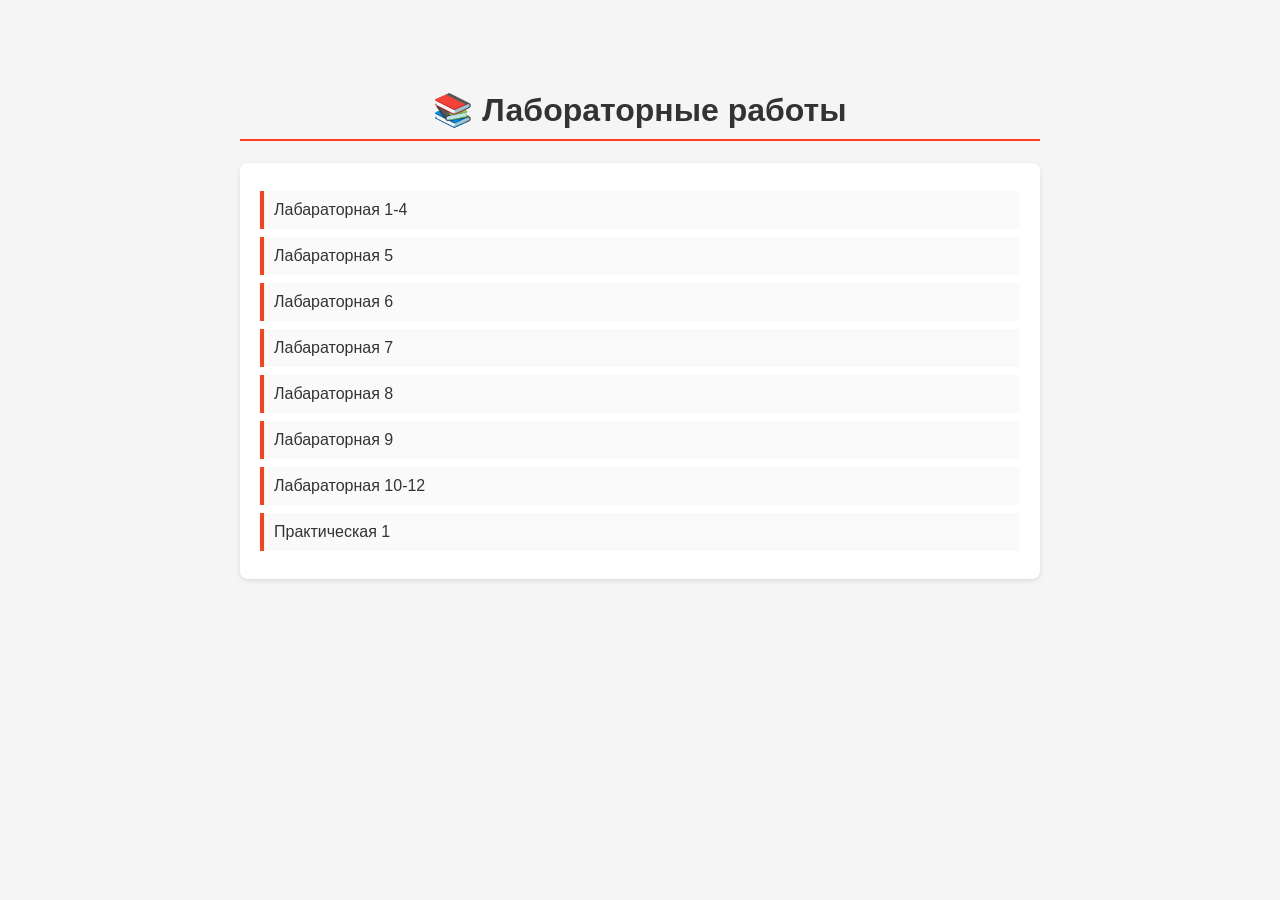
<file: index.html>
<!DOCTYPE html>
<html lang="ru">
<head>
    <meta charset="UTF-8">
    <meta name="viewport" content="width=device-width, initial-scale=1.0">
    <title>Навигация по лабораторным работам</title>
    <link rel="stylesheet" href="styles.css">
</head>
<body>
    <h1>📚 Лабораторные работы</h1>
    
    <div class="file-list">
        <div class="file-item">
            <a href="lr1-4.htm">Лабараторная 1-4</a>
           
        </div>
        
        <div class="file-item">
            <a href="lr5.html">Лабараторная 5</a>
     
        </div>
        
        <div class="file-item">
            <a href="lr6.html">Лабараторная 6</a>
      
        </div>
        
        <div class="file-item">
            <a href="lr7.html">Лабараторная 7</a>
           
        </div>
        
        <div class="file-item">
            <a href="lr8.html">Лабараторная 8</a>
         
        </div>
        
        <div class="file-item">
            <a href="lr9.html">Лабараторная 9</a>
    
        </div>
        
        <div class="file-item">
            <a href="lr10-12.html">Лабараторная 10-12</a>
      
        </div>
        
        
        <div class="file-item">
            <a href="site.html">Практическая 1</a>
           
        </div>
    </div>
</body>
</html>
</file>
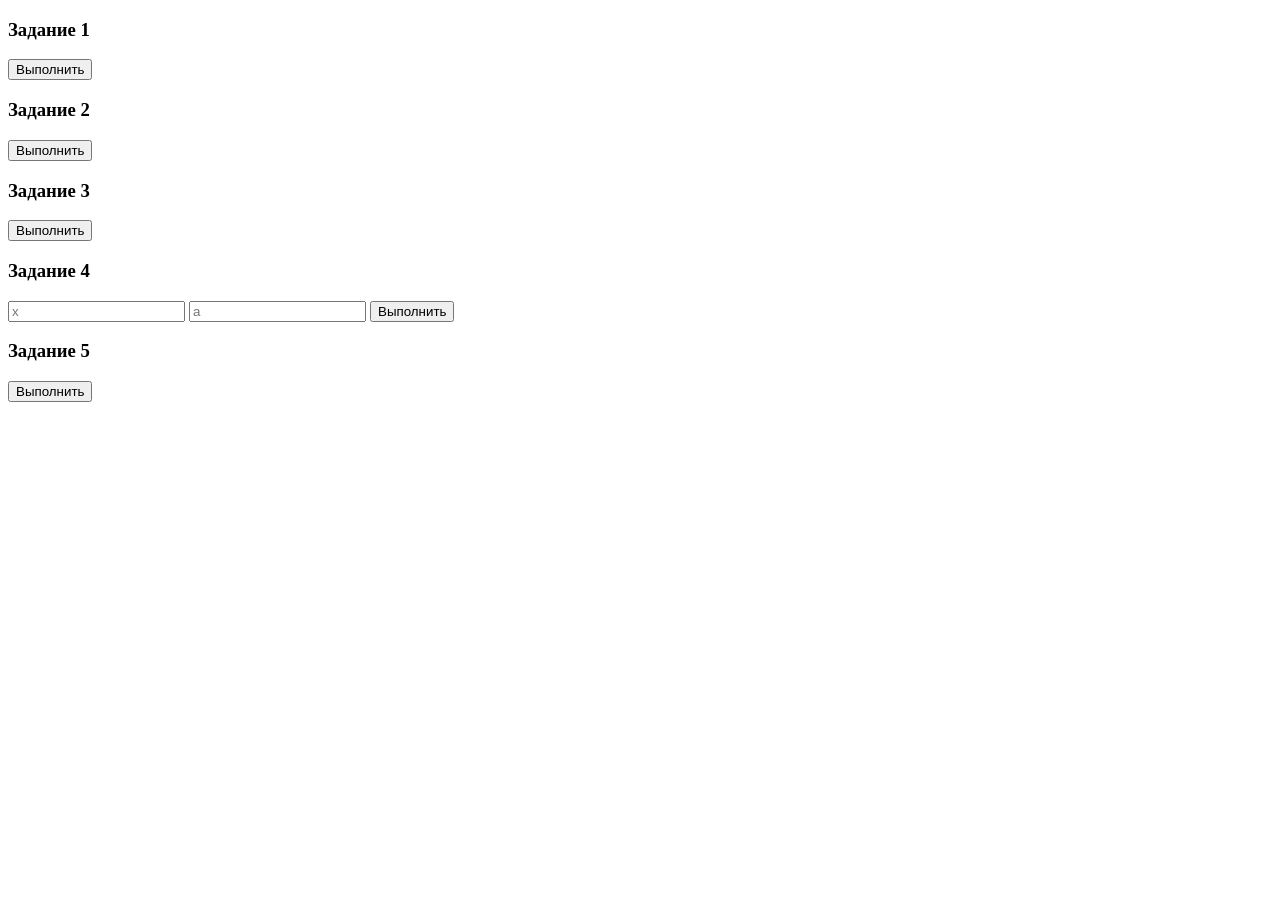
<file: lr10-12.html>
<!DOCTYPE html>
<html>
<head>
    <meta charset="UTF-8">
    <script>
        function task1() {
            const d = new Date();
            alert("Число месяца: " + d.getDate());
        }
    </script>
</head>
<body>
    
    
    <div class="task">
        <h3>Задание 1</h3>
        <button onclick="task1()">Выполнить</button>
    </div>
    
    <div class="task">
        <h3>Задание 2</h3>
        <button onclick="task2()">Выполнить</button>
        <div id="r2"></div>
    </div>
    
    <div class="task">
        <h3>Задание 3</h3>
        <button onclick="task3()">Выполнить</button>
        <div id="r3"></div>
    </div>
    
    <div class="task">
    <h3>Задание 4</h3>
    <input type="number" id="x" placeholder="x">
    <input type="number" id="a" placeholder="a">
    <button onclick="task4()">Выполнить</button>
    <div id="r4"></div>
</div>
    
    <div class="task">
        <h3>Задание 5</h3>
        <button onclick="task5()">Выполнить</button>
        <div id="r5"></div>
    </div>
    
    <script>
        function task2() {
            let s = "Климович Вадим", n = 4, i = 1, out = "";
            do { out += i + ". " + s + "<br>"; i++; } while (i <= n + 5);
            document.getElementById("r2").innerHTML = out;
        }
        
        function task3() {
            const arr = [3, 8, 15, 22, 7, 10];
            let sum = 0;
            arr.forEach(x => { if (x % 2 === 0) sum += x; });
            document.getElementById("r3").innerHTML = "Массив: " + arr + "<br>Сумма чётных: " + sum;
        }
        
        function task5() {
            const s1 = "Я люблю Беларусь", s2 = "Я учусь в Политехническом колледже";
            document.getElementById("r5").innerHTML = 
                "S1 длина: " + s1.length + "<br>" +
                "S2 : " + s2.replace("учусь", "").trim() + "<br>" +
                "S1 : " + s1.replace(/ю/g, "*");
        }
    </script>
    <script src="math.js"></script>
</body>
</html>
</file>
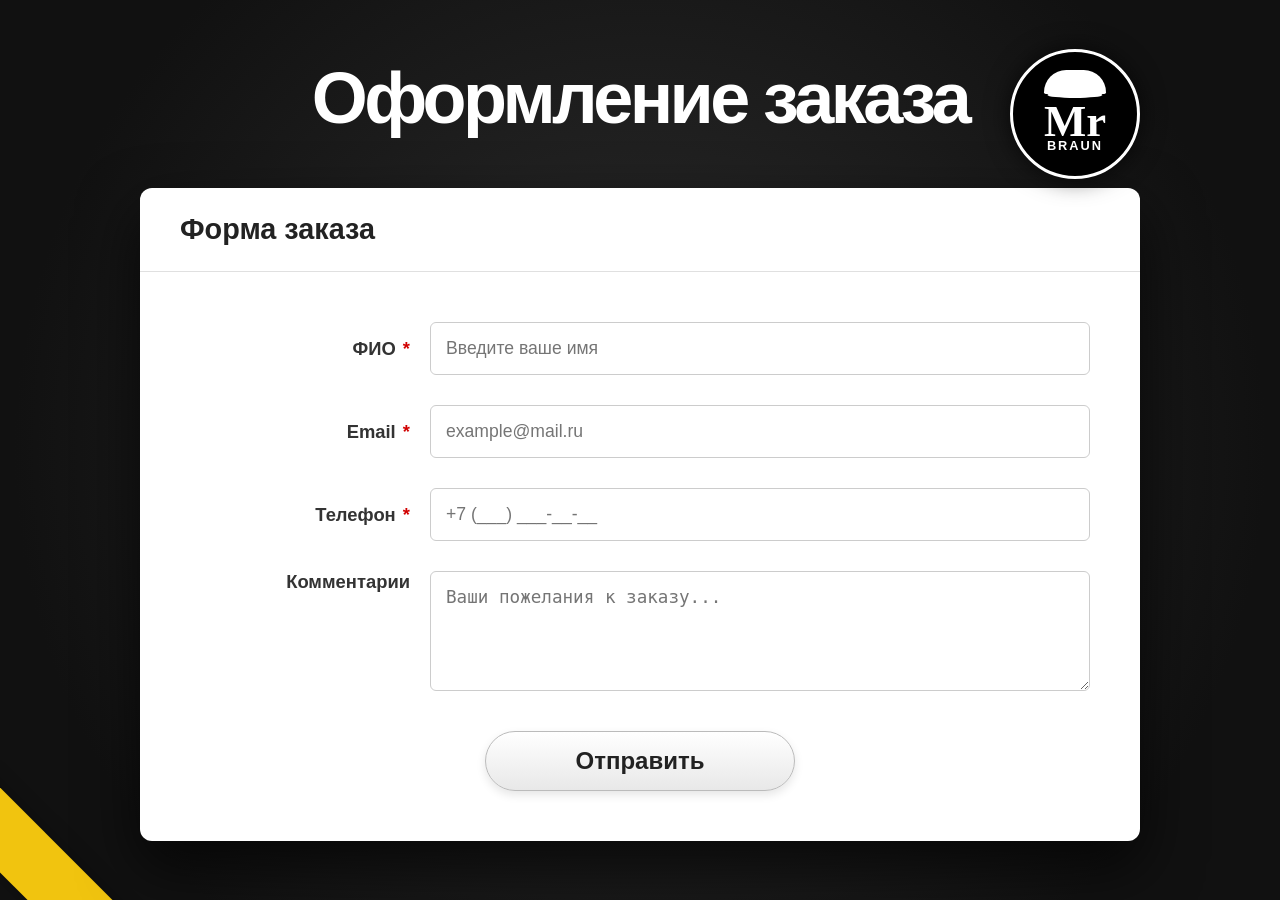
<file: lr6.html>
<!DOCTYPE html>
<html lang="ru">
<head>
    <meta charset="UTF-8">
    <meta name="viewport" content="width=device-width, initial-scale=1.0">
    <title>Оформление заказа - Mr Braun</title>
    <link rel="stylesheet" href="lrz4.css">
</head>
<body>
    <div class="app-wrapper">
        <div class="logo-container">
            <div class="css-hat"></div>
            <div class="logo-text">
                <span class="logo-mr">Mr</span>
                <span class="logo-braun">Braun</span>
            </div>
        </div>

        <h1 class="main-title">Оформление заказа</h1>

        <div class="form-container">
            <div class="form-header">Форма заказа</div>
            
            <form class="form-body" action="#" method="POST">
                
                <div class="form-group">
                    <label class="form-label" for="fio">ФИО <span class="required">*</span></label>
                    <input type="text" id="fio" name="fio" class="form-input" placeholder="Введите ваше имя" required>
                </div>

                <div class="form-group">
                    <label class="form-label" for="email">Email <span class="required">*</span></label>
                    <input type="email" id="email" name="email" class="form-input" placeholder="example@mail.ru" required>
                </div>

                <div class="form-group">
                    <label class="form-label" for="phone">Телефон <span class="required">*</span></label>
                    <input type="tel" id="phone" name="phone" class="form-input" placeholder="+7 (___) ___-__-__" required>
                </div>

                <div class="form-group textarea-group">
                    <label class="form-label" for="comments">Комментарии</label>
                    <textarea id="comments" name="comments" class="form-textarea" placeholder="Ваши пожелания к заказу..."></textarea>
                </div>

                <div class="submit-btn-wrapper">
                    <button type="submit" class="submit-btn">Отправить</button>
                </div>
            </form>
        </div>

        <div class="corner-ribbon">
            <div class="ribbon-bar"></div>
        </div>
    </div>
</body>
</html>
</file>
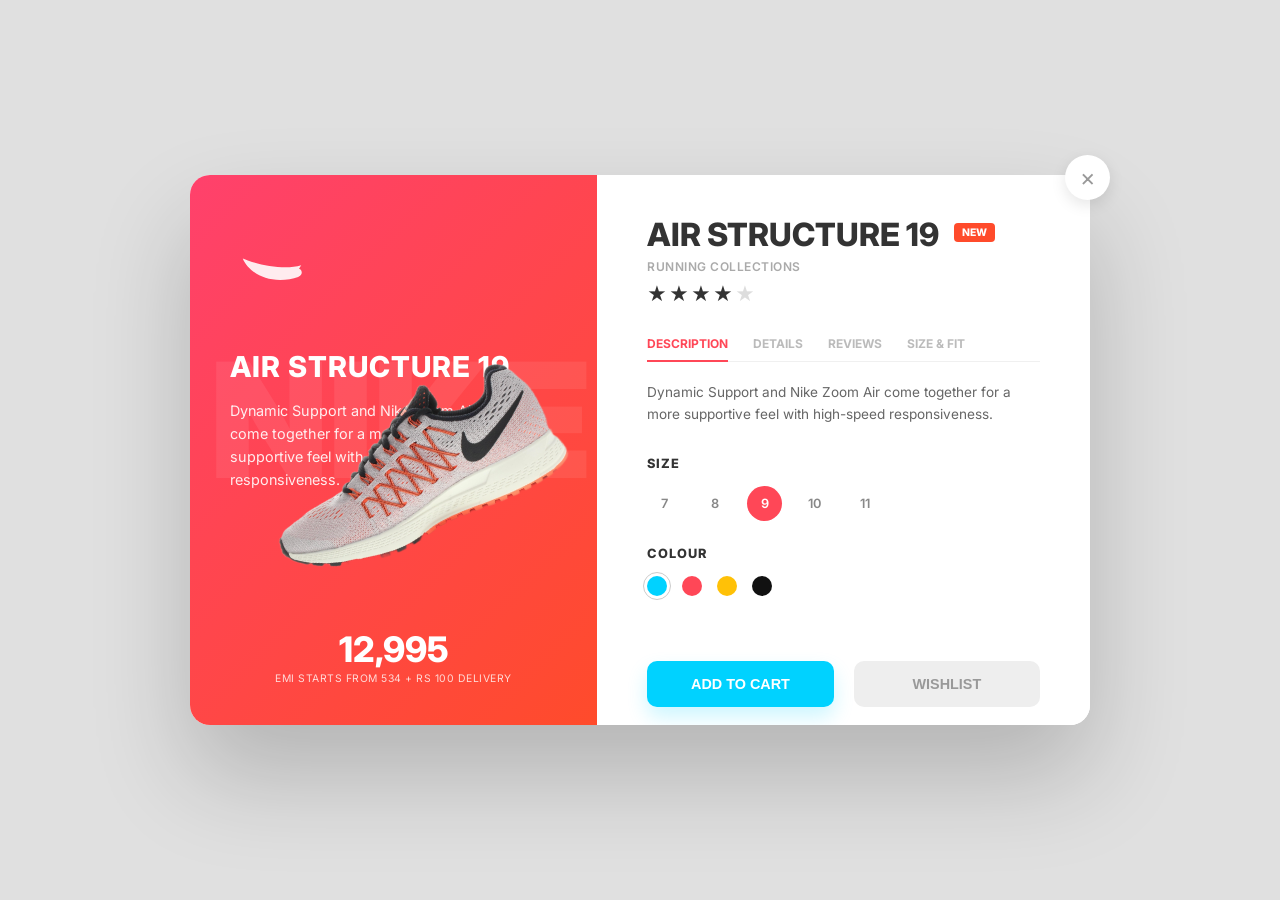
<file: lr7.html>
<!DOCTYPE html>
<html lang="en">
<head>
    <meta charset="UTF-8">
    <meta name="viewport" content="width=device-width, initial-scale=1.0, maximum-scale=1.0, user-scalable=no">
    <title>Nike Air Structure 19 Card</title>
    <link rel="stylesheet" href="lrz5.css">
    <link href="https://fonts.googleapis.com/css2?family=Inter:wght@300;400;600;700;800&display=swap" rel="stylesheet">
</head>
<body>
    <div class="product-card-container">
        <!-- Close Button -->
        <div class="close-btn">&times;</div>

        <div class="card">
            <!-- Left Panel: Brand & Shoe Visual -->
            <div class="panel-left">
                <div class="nike-logo">
                    <svg viewBox="0 0 24 24" width="80" fill="white">
                        <path d="M21.367 15.111c-1.396.44-3.084.6-4.66.6-4.73 0-10.428-1.536-12.87-2.67 1.054 2.87 5.097 6.46 11.233 6.46 1.83 0 3.84-.36 5.37-.92.35-.12.63-.33.82-.57.19-.24.27-.51.27-.78 0-.58-.35-.95-.82-1.12z"/>
                    </svg>
                </div>
                <div class="panel-left-content">
                    <h2 class="bg-title">NIKE</h2>
                    <h3 class="product-name-left">AIR STRUCTURE 19</h3>
                    <p class="product-desc-left">Dynamic Support and Nike Zoom Air come together for a more supportive feel with high-speed responsiveness.</p>
                </div>
                <img src="src/gg.png" alt="Nike Air Structure 19" class="shoe-img">
                
                <div class="panel-left-footer">
                    <div class="price">12,995</div>
                    <div class="emi-info">EMI starts from 534 + Rs 100 Delivery</div>
                </div>
            </div>

            <!-- Right Panel: Product Info & Selectors -->
            <div class="panel-right">
                <div class="header">
                    <div class="title-row">
                        <h1 class="product-title">AIR STRUCTURE 19</h1>
                        <span class="badge-new">NEW</span>
                    </div>
                    <p class="category">RUNNING COLLECTIONS</p>
                    <div class="rating">
                        <span class="star active">&#9733;</span>
                        <span class="star active">&#9733;</span>
                        <span class="star active">&#9733;</span>
                        <span class="star active">&#9733;</span>
                        <span class="star">&#9733;</span>
                    </div>
                </div>

                <div class="tabs">
                    <div class="tab active">DESCRIPTION</div>
                    <div class="tab">DETAILS</div>
                    <div class="tab">REVIEWS</div>
                    <div class="tab">SIZE & FIT</div>
                </div>

                <div class="tab-content">
                    <p>Dynamic Support and Nike Zoom Air come together for a more supportive feel with high-speed responsiveness.</p>
                </div>

                <div class="selectors">
                    <div class="selector-group">
                        <label>SIZE</label>
                        <div class="size-options">
                            <div class="size-opt">7</div>
                            <div class="size-opt">8</div>
                            <div class="size-opt selected">9</div>
                            <div class="size-opt">10</div>
                            <div class="size-opt">11</div>
                        </div>
                    </div>

                    <div class="selector-group">
                        <label>COLOUR</label>
                        <div class="color-options">
                            <div class="color-opt selected" style="background-color: #00d2ff;"></div>
                            <div class="color-opt" style="background-color: #ff4757;"></div>
                            <div class="color-opt" style="background-color: #ffc107;"></div>
                            <div class="color-opt" style="background-color: #111;"></div>
                        </div>
                    </div>
                </div>

                <div class="actions">
                    <button class="btn btn-add">ADD TO CART</button>
                    <button class="btn btn-wish">WISHLIST</button>
                </div>
            </div>
        </div>
    </div>
</body>
</html>
</file>
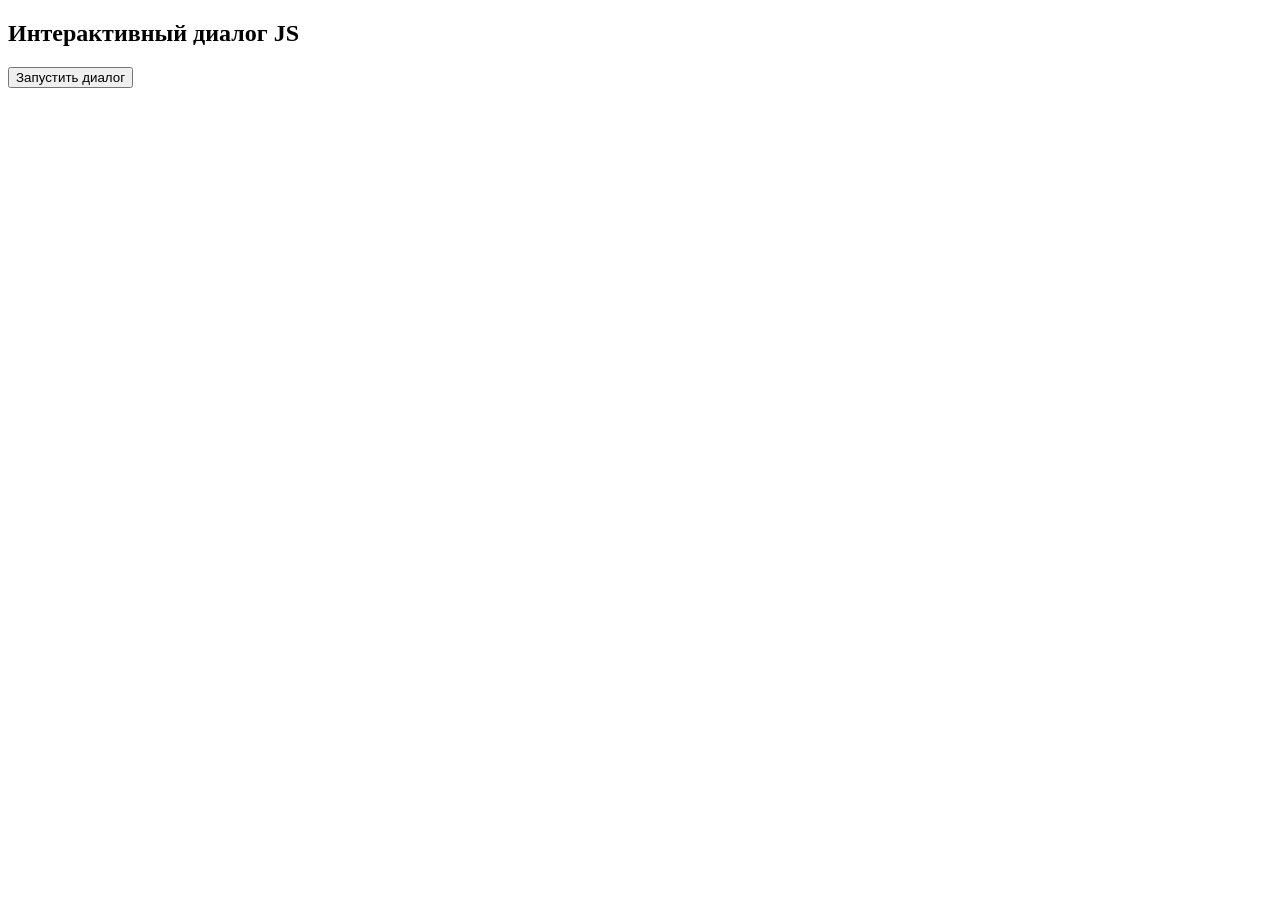
<file: lr9window.html>
<!DOCTYPE html>
<html lang="ru">
<head>
  <meta charset="UTF-8">
  <title>Диалоговые окна</title>
</head>
<body>
  <h2>Интерактивный диалог JS</h2>
  <button id="startDialog">Запустить диалог</button>
  <p id="output"></p>

  <script>
    document.getElementById('startDialog').onclick = function() {
      //  window.prompt() – запрос данных
      let name = window.prompt("Введите ваше имя:", "Гость");
      
      // Если пользователь нажал "Отмена", prompt вернёт null
      if (name === null) {
        window.alert("Вы отменили ввод. До свидания!");
        return;
      }
      name = name.trim() || "Гость"; // Убираем пробелы, fallback

      // 2window.confirm() – подтверждение действия
      let isConfirmed = window.confirm(`${name}, вы уверены, что хотите продолжить?`);
      
      if (isConfirmed) {
        //  window.alert() – информационное сообщение
        window.alert(` Добро пожаловать, ${name}!\nОперация успешно завершена.`);
        document.getElementById('output').textContent = `Результат: ${name} подтвердил действие.`;
      } else {
        window.alert(" Действие отменено пользователем.");
        document.getElementById('output').textContent = "Действие отменено.";
      }
    };
  </script>
</body>
</html>
</file>
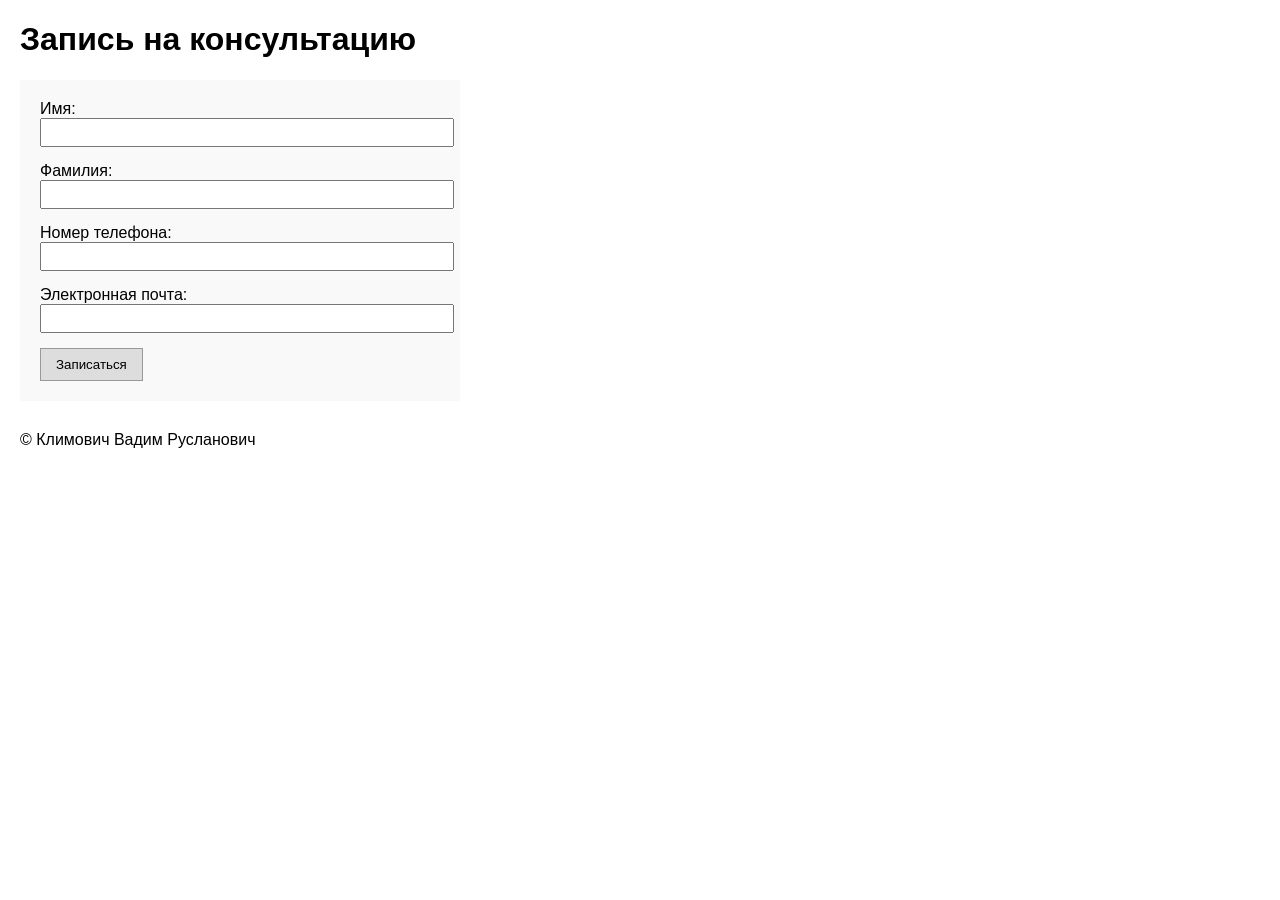
<file: shp1.htm>
<!DOCTYPE html>
<html lang="ru">
<head>
    <meta charset="UTF-8">
    <title>Портфолио - Климович Вадим Русланович</title>
    <style>
        body {
            font-family: Arial;
            margin: 20px;
        }
        form {
            background: #f9f9f9;
            padding: 20px;
            max-width: 400px;
        }
        input {
            width: 100%;
            margin-bottom: 15px;
            padding: 5px;
        }
        button {
            padding: 8px 15px;
            background: #ddd;
            border: 1px solid #999;
            cursor: pointer;
        }
        footer {
            margin-top: 30px;
        }
    </style>
</head>
<body>
    <h1>Запись на консультацию</h1>

    <form>
        <label>Имя:</label><br>
        <input type="text" name="name"><br>

        <label>Фамилия:</label><br>
        <input type="text" name="surname"><br>

        <label>Номер телефона:</label><br>
        <input type="tel" name="phone"><br>

        <label>Электронная почта:</label><br>
        <input type="email" name="email"><br>

        <button type="submit">Записаться</button>
    </form>

    <footer>
        <p>© Климович Вадим Русланович</p>
    </footer>
</body>
</html>
</file>
<file: styles.css>
body {
    font-family: Arial, sans-serif;
    max-width: 800px;
    margin: 50px auto;
    padding: 20px;
    background-color: #f5f5f5;
}

h1 {
    color: #333;
    text-align: center;
    border-bottom: 2px solid #fc3f1d;
    padding-bottom: 10px;
}

.file-list {
    background: white;
    padding: 20px;
    border-radius: 8px;
    box-shadow: 0 2px 5px rgba(0, 0, 0, 0.1);
}

.file-item {
    padding: 10px;
    margin: 8px 0;
    background-color: #fafafa;
    border-left: 4px solid #fc3f1d;
    transition: all 0.3s;
}

.file-item:hover {
    background-color: #f0f0f0;
    transform: translateX(5px);
}

.file-item a {
    color: #333;
    text-decoration: none;
    font-weight: 500;
}

.file-item a:hover {
    color: #fc3f1d;
}

.file-size {
    color: #888;
    font-size: 0.9em;
    margin-left: 10px;
}
</file>
<file: lrz4.css>
* {
    margin: 0;
    padding: 0;
    box-sizing: border-box;
}

body {
    background-color: #1a1a1a;
    background-image: radial-gradient(circle at 50% 50%, #2e2e2e 0%, #111111 80%);
    color: #fff;
    min-height: 100vh;
    display: flex;
    justify-content: center;
    align-items: center;
    font-family: Arial, Helvetica, sans-serif;
    overflow-x: hidden;
    padding: 20px;
}

.app-wrapper {
    position: relative;
    width: 100%;
    max-width: 1000px;
    display: flex;
    flex-direction: column;
    align-items: center;
    justify-content: center;
}

/* Заголовок */
.main-title {
    margin-bottom: clamp(20px, 5vw, 50px);
    font-size: clamp(1.8rem, 8vw, 4.5rem);
    font-weight: 900;
    color: #fff;
    text-align: center;
    letter-spacing: -0.05em;
    width: 100%;
    line-height: 1.1;
}

/* Логотип */
.logo-container {
    position: absolute;
    top: -10px;
    right: 0;
    width: clamp(80px, 15vw, 130px);
    height: clamp(80px, 15vw, 130px);
    border: 3px solid #fff;
    border-radius: 50%;
    background: #000;
    display: flex;
    flex-direction: column;
    align-items: center;
    justify-content: center;
    box-shadow: 0 0 25px rgba(0, 0, 0, 0.7);
    z-index: 100;
}

.css-hat {
    position: relative;
    width: 50%;
    height: clamp(14px, 3vw, 24px);
    background: #fff;
    border-radius: 25px 25px 2px 2px;
    margin-top: -5px;
    margin-bottom: 5px;
}

.css-hat::after {
    content: "";
    position: absolute;
    bottom: -4px;
    left: 50%;
    transform: translateX(-50%);
    width: 89%;
    height: 6px;
    background: #fff;
    border-radius: 50%;
}

.logo-text {
    display: flex;
    flex-direction: column;
    align-items: center;
    line-height: 1;
}

.logo-mr {
    font-family: "Times New Roman", Times, serif;
    font-size: clamp(1.5rem, 4vw, 2.8rem);
    font-weight: bold;
    color: #fff;
}

.logo-braun {
    font-size: clamp(0.4rem, 1vw, 0.8rem);
    font-weight: bold;
    text-transform: uppercase;
    color: #fff;
    letter-spacing: 2px;
    margin-top: -3px;
}

/* Форма */
.form-container {
    background: #ffffff;
    width: 100%;
    border-radius: 12px;
    color: #333;
    box-shadow: 0 25px 60px rgba(0, 0, 0, 0.7);
    overflow: hidden;
    position: relative;
    z-index: 10;
}

.form-header {
    padding: 25px clamp(20px, 5vw, 40px);
    text-align: left;
    border-bottom: 1px solid #e0e0e0;
    font-weight: 800;
    font-size: clamp(1.2rem, 3vw, 1.8rem);
    color: #222;
}

.form-body {
    padding: clamp(20px, 5vw, 50px);
    display: flex;
    flex-direction: column;
    gap: clamp(15px, 3vw, 30px);
}

.form-group {
    display: flex;
    align-items: center;
    gap: 20px;
}

.form-group.textarea-group {
    align-items: flex-start;
}

.form-label {
    flex: 0 0 clamp(100px, 20vw, 220px);
    text-align: right;
    font-size: clamp(0.9rem, 1.5vw, 1.15rem);
    font-weight: 700;
    color: #333;
}

.required {
    color: #d10000;
    margin-left: 2px;
}

.form-input, .form-textarea {
    flex: 1;
    padding: clamp(10px, 1.5vw, 15px);
    border: 1px solid #cccccc;
    border-radius: 6px;
    font-size: clamp(0.95rem, 1.5vw, 1.1rem);
    outline: none;
    background: #fff;
    color: #333;
    transition: border-color 0.2s, box-shadow 0.2s;
    width: 100%;
}

.form-input:focus, .form-textarea:focus {
    border-color: #3498db;
    box-shadow: 0 0 0 3px rgba(52, 152, 219, 0.1);
}

.form-textarea {
    min-height: 120px;
    resize: vertical;
}

.submit-btn-wrapper {
    display: flex;
    justify-content: center;
    padding-top: 10px;
}

.submit-btn {
    background: linear-gradient(to bottom, #ffffff 0%, #e8e8e8 100%);
    border: 1px solid #bbbbbb;
    padding: 15px clamp(40px, 10vw, 90px);
    border-radius: 50px;
    color: #222;
    font-weight: 800;
    font-size: clamp(1.1rem, 2.5vw, 1.5rem);
    cursor: pointer;
    box-shadow: 0 4px 10px rgba(0, 0, 0, 0.1);
    transition: all 0.2s;
}

.submit-btn:hover {
    background: linear-gradient(to bottom, #fdfdfd 0%, #dddddd 100%);
    box-shadow: 0 6px 15px rgba(0, 0, 0, 0.15);
    transform: translateY(-1px);
}

.submit-btn:active {
    transform: translateY(1px);
    box-shadow: inset 0 2px 5px rgba(0,0,0,0.1);
}

/* Уголок */
.corner-ribbon {
    position: fixed;
    bottom: 0;
    left: 0;
    width: 150px;
    height: 150px;
    overflow: hidden;
    pointer-events: none;
    z-index: 5;
}

.ribbon-bar {
    position: absolute;
    bottom: -30px;
    left: -80px;
    width: 300px;
    height: 60px;
    background: #f1c40f;
    transform: rotate(45deg);
    box-shadow: 0 0 20px rgba(0, 0, 0, 0.3);
}

/* АДАПТИВ ДЛЯ МОБИЛОК */
@media (max-width: 768px) {
    .app-wrapper {
        padding-top: 100px; /* Чтобы логотип не перекрывал всё */
    }

    .logo-container {
        position: absolute;
        top: -80px;
        right: 50%;
        transform: translateX(50%);
    }

    .form-header {
        text-align: center;
    }

    .form-group {
        flex-direction: column;
        align-items: stretch;
        gap: 8px;
    }

    .form-label {
        text-align: left;
        width: 100%;
        flex: none;
    }

    .submit-btn {
        width: 100%;
    }
    
    .corner-ribbon {
        display: none; /* Убираем ленту на мелких экранах для экономии места */
    }
}

@media (max-width: 480px) {
    body {
        padding: 10px;
    }
    .form-body {
        padding: 20px;
    }
    .main-title {
        margin-top: 20px;
    }
}
</file>
<file: lrz5.css>
/* ===== RESET & GLOBAL ===== */
* {
    margin: 0;
    padding: 0;
    box-sizing: border-box;
}

body {
    background-color: #e0e0e0;
    font-family: 'Inter', sans-serif;
    height: 100vh;
    display: flex;
    justify-content: center;
    align-items: center;
    overflow: hidden;
}

/* ===== CONTAINER ===== */
.product-card-container {
    position: relative;
    width: 900px;
    height: 550px;
    box-shadow: 0 50px 100px rgba(0, 0, 0, 0.2);
    border-radius: 20px;
    transform-origin: center center;
    transition: transform 0.2s ease;
    overflow: visible;
}

.card {
    display: flex;
    width: 100%;
    height: 100%;
    background-color: #fff;
    border-radius: 20px;
    overflow: hidden;
}

/* ===== CLOSE BUTTON ===== */
.close-btn {
    position: absolute;
    top: -20px;
    right: -20px;
    width: 45px;
    height: 45px;
    background-color: #fff;
    border-radius: 50%;
    display: flex;
    justify-content: center;
    align-items: center;
    font-size: 24px;
    color: #999;
    cursor: pointer;
    box-shadow: 0 5px 15px rgba(0, 0, 0, 0.1);
    z-index: 10;
    transition: transform 0.2s;
}

.close-btn:hover {
    transform: scale(1.1);
}

/* ===== LEFT PANEL ===== */
.panel-left {
    flex: 1;
    background: linear-gradient(135deg, #ff416c, #ff4b2b);
    position: relative;
    padding: 40px;
    color: #fff;
    display: flex;
    flex-direction: column;
    justify-content: flex-start;
}

.nike-logo {
    margin-bottom: 50px;
    opacity: 0.9;
}

.panel-left-content {
    position: relative;
    z-index: 2;
}

.bg-title {
    position: absolute;
    font-size: 10rem;
    font-weight: 900;
    line-height: 0.8;
    top: 50%;
    left: -20px;
    color: rgba(255, 255, 255, 0.08);
    pointer-events: none;
    transform: translateY(-50%);
    white-space: nowrap;
}

.product-name-left {
    font-size: 1.8rem;
    font-weight: 800;
    margin-bottom: 15px;
    letter-spacing: 1px;
}

.product-desc-left {
    font-size: 0.9rem;
    line-height: 1.6;
    max-width: 250px;
    opacity: 0.9;
}

.shoe-img {
    position: absolute;
    width: 320px;
    top: 55%;
    left: 55%;
    transform: translate(-50%, -50%) rotate(-25deg);
    z-index: 5;
    pointer-events: none;
}

.panel-left-footer {
    position: absolute;
    bottom: 40px;
    left: 40px;
    z-index: 6;
    text-align: center;
    width: calc(100% - 80px);
}

.price {
    font-size: 2.2rem;
    font-weight: 800;
    line-height: 1;
    margin-bottom: 5px;
}

.emi-info {
    font-size: 0.65rem;
    opacity: 0.8;
    text-transform: uppercase;
    letter-spacing: 0.5px;
}

/* ===== RIGHT PANEL ===== */
.panel-right {
    flex: 1.2;
    background-color: #fff;
    padding: 40px 50px;
    display: flex;
    flex-direction: column;
}

.title-row {
    display: flex;
    align-items: center;
    margin-bottom: 5px;
}

.product-title {
    font-size: 2rem;
    font-weight: 800;
    color: #333;
    margin-right: 15px;
}

.badge-new {
    background-color: #ff4b2b;
    color: #fff;
    font-size: 0.65rem;
    font-weight: 800;
    padding: 3px 8px;
    border-radius: 4px;
    margin-top: -5px;
}

.category {
    font-size: 0.75rem;
    font-weight: 600;
    color: #aaa;
    letter-spacing: 0.5px;
    margin-bottom: 8px;
}

.rating {
    margin-bottom: 30px;
}

.star {
    font-size: 1.2rem;
    color: #ddd;
    margin-right: -2px;
}

.star.active {
    color: #333;
}

/* ===== TABS ===== */
.tabs {
    display: flex;
    border-bottom: 1px solid #f0f0f0;
    margin-bottom: 20px;
}

.tab {
    font-size: 0.75rem;
    font-weight: 700;
    color: #bbb;
    padding-bottom: 10px;
    margin-right: 25px;
    cursor: pointer;
    position: relative;
    transition: color 0.2s;
}

.tab:hover {
    color: #333;
}

.tab.active {
    color: #ff4757;
}

.tab.active::after {
    content: '';
    position: absolute;
    bottom: -1px;
    left: 0;
    width: 100%;
    height: 2px;
    background-color: #ff4757;
}

.tab-content {
    font-size: 0.85rem;
    line-height: 1.6;
    color: #666;
    margin-bottom: 30px;
}

/* ===== SELECTORS ===== */
.selectors {
    margin-bottom: 40px;
}

.selector-group {
    margin-bottom: 25px;
}

.selector-group label {
    display: block;
    font-size: 0.8rem;
    font-weight: 800;
    color: #333;
    margin-bottom: 15px;
    letter-spacing: 1px;
}

.size-options {
    display: flex;
    gap: 15px;
}

.size-opt {
    width: 35px;
    height: 35px;
    display: flex;
    justify-content: center;
    align-items: center;
    font-size: 0.8rem;
    font-weight: 600;
    color: #888;
    cursor: pointer;
    transition: all 0.2s;
    border-radius: 50%;
}

.size-opt:not(.selected):hover {
    color: #333;
}

.size-opt.selected {
    background-color: #ff4757;
    color: #fff;
}

.color-options {
    display: flex;
    gap: 15px;
}

.color-opt {
    width: 20px;
    height: 20px;
    border-radius: 50%;
    cursor: pointer;
    position: relative;
}

.color-opt.selected::before {
    content: '';
    position: absolute;
    top: -4px;
    left: -4px;
    right: -4px;
    bottom: -4px;
    border: 1px solid #ccc;
    border-radius: 50%;
}

/* ===== ACTIONS ===== */
.actions {
    display: flex;
    gap: 20px;
    margin-top: auto;
}

.btn {
    flex: 1;
    padding: 15px 0;
    border: none;
    border-radius: 10px;
    font-size: 0.9rem;
    font-weight: 700;
    cursor: pointer;
    transition: all 0.2s;
}

.btn-add {
    background-color: #00d2ff;
    color: #fff;
    box-shadow: 0 10px 20px rgba(0, 210, 255, 0.2);
}

.btn-add:hover {
    background-color: #00b8e6;
    box-shadow: 0 15px 25px rgba(0, 210, 255, 0.3);
}

.btn-wish {
    background-color: #eeeeee;
    color: #999;
}

.btn-wish:hover {
    background-color: #e0e0e0;
    color: #777;
}

/* ===== ADAPTIVE SCALING — COMPACT MOBILE ===== */
@media (max-width: 1024px) {
    .product-card-container {
        transform: scale(0.85);
    }
}

@media (max-width: 920px) {
    .product-card-container {
        transform: scale(0.75);
    }
}

@media (max-width: 768px) {
    .product-card-container {
        transform: scale(0.62);
    }
}

@media (max-width: 600px) {
    .product-card-container {
        transform: scale(0.48);
    }
    .close-btn {
        width: 32px;
        height: 32px;
        font-size: 16px;
        top: -12px;
        right: -12px;
    }
}

@media (max-width: 480px) {
    .product-card-container {
        transform: scale(0.38);
    }
}

@media (max-width: 400px) {
    .product-card-container {
        transform: scale(0.33);
    }
}

@media (max-width: 360px) {
    .product-card-container {
        transform: scale(0.30);
    }
}
</file>
